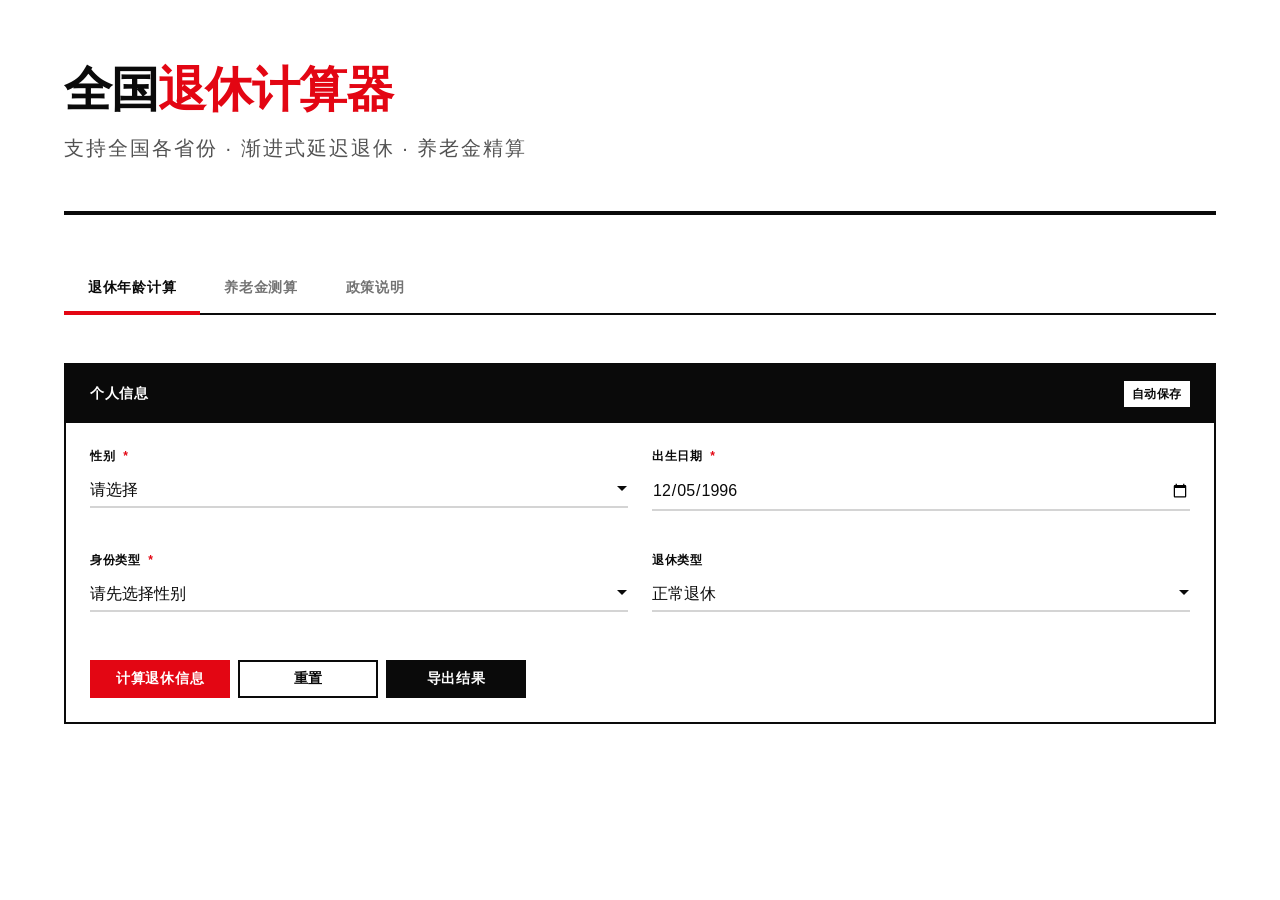
<file: src/index.html>
<!DOCTYPE html>
<html lang="zh-CN">
<head>
    <meta charset="UTF-8">
    <meta name="viewport" content="width=device-width, initial-scale=1.0, maximum-scale=5.0">
    <title>全国退休计算器 | 渐进式延迟退休</title>
    <link rel="preconnect" href="https://fonts.googleapis.com">
    <link rel="preconnect" href="https://fonts.gstatic.com" crossorigin>
    <link href="https://fonts.googleapis.com/css2?family=Roboto:wght@400;500;600;700&family=Noto+Sans+SC:wght@400;500;600;700&display=swap" rel="stylesheet">
    <link rel="stylesheet" href="styles.css">
</head>
<body>
    <div class="container">
        <div class="header">
            <h1>全国<span>退休计算器</span></h1>
            <p>支持全国各省份 · 渐进式延迟退休 · 养老金精算</p>
        </div>

        <div class="tabs" role="tablist" aria-label="主要功能">
            <button class="tab-btn active" onclick="switchTab('retirement')" role="tab" aria-selected="true" aria-controls="retirement">
                退休年龄计算
            </button>
            <button class="tab-btn" onclick="switchTab('pension')" role="tab" aria-selected="false" aria-controls="pension">
                养老金测算
            </button>
            <button class="tab-btn" onclick="switchTab('policy')" role="tab" aria-selected="false" aria-controls="policy">
                政策说明
            </button>
        </div>

        <!-- Tab 1: Retirement -->
        <div id="retirement" class="tab-content active" role="tabpanel">
            <div class="card">
                <div class="card-header">
                    <span>个人信息</span>
                    <span class="badge">自动保存</span>
                </div>
                <div class="card-body">
                    <div class="form-row">
                        <div class="form-group">
                            <label>性别 <span class="required">*</span></label>
                            <select id="gender" onchange="updateIdentityTypeOptions(); saveToLocal();" aria-required="true">
                                <option value="">请选择</option>
                                <option value="male">男性</option>
                                <option value="female">女性</option>
                            </select>
                        </div>
                        <div class="form-group">
                            <label>出生日期 <span class="required">*</span></label>
                            <input type="date" id="birthDate" onchange="saveToLocal();" aria-required="true">
                        </div>
                    </div>
                    <div class="form-row">
                        <div class="form-group">
                            <label>身份类型 <span class="required" id="identityTypeRequired">*</span></label>
                            <select id="identityType" onchange="saveToLocal();" aria-required="true">
                                <option value="">请先选择性别</option>
                            </select>
                        </div>
                        <div class="form-group">
                            <label>退休类型</label>
                            <select id="retirementType" onchange="saveToLocal();">
                                <option value="normal">正常退休</option>
                                <option value="special">特殊工种提前退休</option>
                                <option value="sick">因病/非因工致残提前退休</option>
                            </select>
                        </div>
                    </div>
                    <div class="form-row" id="specialJobRow" style="display: none;">
                        <div class="form-group">
                            <label>特殊工种类型</label>
                            <select id="specialJob" onchange="saveToLocal();">
                                <option value="heavy">从事繁重体力劳动（满10年）</option>
                                <option value="toxic">从事有毒有害工作（满8年）</option>
                                <option value="highaltitude">高空作业（满10年）</option>
                                <option value="underground">井下/高温作业（满9年）</option>
                            </select>
                        </div>
                        <div class="form-group">
                            <label>特殊工种工作年限</label>
                            <input type="number" id="specialJobYears" min="0" max="40" step="0.5" placeholder="例如：10" onchange="saveToLocal();">
                        </div>
                    </div>
                    <div class="form-row" id="sickRow" style="display: none;">
                        <div class="form-group">
                            <label>劳动能力鉴定</label>
                            <select id="disabilityLevel" onchange="saveToLocal();">
                                <option value="complete">完全丧失劳动能力</option>
                                <option value="partial">大部分丧失劳动能力</option>
                            </select>
                        </div>
                    </div>
                    <div class="btn-group">
                        <button class="btn btn-primary" onclick="calculateRetirement()">计算退休信息</button>
                        <button class="btn btn-secondary" onclick="resetRetirementForm()">重置</button>
                        <button class="btn btn-export" onclick="exportRetirementResult()">导出结果</button>
                    </div>
                </div>
            </div>

            <div id="retirementResults" class="results-card" aria-live="polite">
                <h3>计算结果</h3>
                <div class="result-grid">
                    <div class="result-item">
                        <div class="result-label">当前年龄</div>
                        <div class="result-value" id="currentAge">-</div>
                    </div>
                    <div class="result-item">
                        <div class="result-label">原法定退休年龄</div>
                        <div class="result-value" id="originalRetirementAge">-</div>
                    </div>
                    <div class="result-item">
                        <div class="result-label">原法定预计退休日期</div>
                        <div class="result-value" id="originalRetirementDate">-</div>
                    </div>
                    <div class="result-item">
                        <div class="result-label">延迟后退休年龄</div>
                        <div class="result-value highlight" id="delayedRetirementAge">-</div>
                    </div>
                    <div class="result-item">
                        <div class="result-label">预计退休日期</div>
                        <div class="result-value" id="retirementDate">-</div>
                    </div>
                    <div class="result-item">
                        <div class="result-label">距离退休还有</div>
                        <div class="result-value" id="yearsToRetirement">-</div>
                    </div>
                    <div class="result-item">
                        <div class="result-label">延迟月数</div>
                        <div class="result-value" id="delayMonths">-</div>
                    </div>
                </div>
                <div id="retirementInfo"></div>
            </div>
        </div>

        <!-- Tab 2: Pension -->
        <div id="pension" class="tab-content" role="tabpanel">
            <div class="card">
                <div class="card-header">
                    <span>社保缴费信息</span>
                    <span class="badge">自动保存</span>
                </div>
                <div class="card-body">
                    <div class="form-row">
                        <div class="form-group">
                            <label>所在省份 <span class="required">*</span></label>
                            <select id="pensionProvince" onchange="updatePensionBase(); saveToLocal();" aria-required="true">
                                <option value="">请选择省份</option>
                                <option value="beijing">北京市</option>
                                <option value="shanghai">上海市</option>
                                <option value="guangdong">广东省</option>
                                <option value="jiangsu">江苏省</option>
                                <option value="zhejiang">浙江省</option>
                                <option value="shandong">山东省</option>
                                <option value="other">其他省份</option>
                            </select>
                            <div class="input-hint" id="provinceHint"></div>
                        </div>
                        <div class="form-group">
                            <label>平均缴费基数（元/月）<span class="required">*</span></label>
                            <input type="number" id="avgBase" placeholder="例如：8000" min="0" onchange="validateBase(); saveToLocal();" aria-required="true">
                            <div class="input-hint" id="baseHint">选择省份后自动填充计发基数</div>
                        </div>
                    </div>
                    <div class="form-row">
                        <div class="form-group">
                            <label>缴费年限（年）<span class="required">*</span></label>
                            <input type="number" id="pensionYears" min="0" max="50" step="0.5" placeholder="例如：30" onchange="saveToLocal();" aria-required="true">
                            <div class="input-hint">可输入0.5的倍数（如15.5年）</div>
                        </div>
                        <div class="form-group">
                            <label>个人账户余额（元）<span class="required">*</span></label>
                            <input type="number" id="personalAccount" placeholder="例如：500000" min="0" onchange="saveToLocal();" aria-required="true">
                        </div>
                    </div>
                    <div class="form-row">
                        <div class="form-group">
                            <label>退休年龄（岁）</label>
                            <select id="retirementAgeForPension" onchange="saveToLocal();">
                                <option value="45">45岁（因病/特殊工种女性）</option>
                                <option value="50">50岁（女性工人）</option>
                                <option value="55">55岁（女性干部/特殊工种男性）</option>
                                <option value="58">58岁（延迟退休女性干部）</option>
                                <option value="60" selected>60岁（男性）</option>
                                <option value="63">63岁（延迟退休男性）</option>
                            </select>
                        </div>
                        <div class="form-group">
                            <div class="checkbox-group">
                                <input type="checkbox" id="hasTransitionPension" onchange="toggleTransitionOptions(); saveToLocal();">
                                <label for="hasTransitionPension" style="margin-bottom: 0;">我有视同缴费年限（1996年前参加工作）</label>
                            </div>
                        </div>
                    </div>
                    <div class="advanced-options" id="transitionOptions">
                        <div class="form-row">
                            <div class="form-group">
                                <label>视同缴费年限（年）</label>
                                <input type="number" id="deemedYears" min="0" max="30" step="0.5" placeholder="1996年前的工龄" onchange="saveToLocal();">
                            </div>
                            <div class="form-group">
                                <label>平均缴费指数</label>
                                <input type="number" id="avgIndex" min="0.6" max="3.0" step="0.1" value="1.0" placeholder="通常为0.6-3.0" onchange="saveToLocal();">
                                <div class="input-hint">历年缴费基数/社平工资的平均比值</div>
                            </div>
                        </div>
                        <div class="info-box" style="margin-top: 12px;">
                            <strong>过渡性养老金</strong> = 全省上年度职工月平均工资 × 平均缴费指数 × 视同缴费年限 × 1.3%
                        </div>
                    </div>
                    <div class="toggle-advanced" onclick="toggleAdvancedOptions()">
                        <span id="advancedToggleText">显示高级选项 ▼</span>
                    </div>
                    <div class="advanced-options" id="advancedOptions">
                        <div class="form-row">
                            <div class="form-group">
                                <label>预期寿命（岁）</label>
                                <input type="number" id="lifeExpectancy" value="80" min="60" max="120" onchange="saveToLocal();">
                            </div>
                            <div class="form-group">
                                <label>养老金年度调整率（%）</label>
                                <input type="number" id="pensionGrowthRate" value="3" min="0" max="10" step="0.5" onchange="saveToLocal();">
                                <div class="input-hint">用于预测未来养老金增长，近年约3-5%</div>
                            </div>
                        </div>
                    </div>
                    <div class="formula-box">
                        <strong>计算公式：</strong><br>
                        基础养老金 = (全省上年度职工月平均工资 + 本人指数化月平均缴费工资) ÷ 2 × 缴费年限 × 1%<br>
                        个人账户养老金 = 个人账户储存额 ÷ 计发月数（60岁139个月，55岁170个月，50岁195个月）<br>
                        过渡性养老金 = 全省上年度职工月平均工资 × 平均缴费指数 × 视同缴费年限 × 1.3%
                    </div>
                    <div class="btn-group">
                        <button class="btn btn-primary" onclick="calculatePension()">计算养老金</button>
                        <button class="btn btn-secondary" onclick="resetPensionForm()">重置</button>
                        <button class="btn btn-export" onclick="exportPensionResult()">导出结果</button>
                    </div>
                </div>
            </div>

            <div id="pensionResults" class="results-card" aria-live="polite">
                <h3>养老金测算结果</h3>
                <div class="result-grid">
                    <div class="result-item">
                        <div class="result-label">基础养老金（月）</div>
                        <div class="result-value" id="basicPension">-</div>
                    </div>
                    <div class="result-item">
                        <div class="result-label">个人账户养老金（月）</div>
                        <div class="result-value" id="personalPension">-</div>
                    </div>
                    <div class="result-item" id="transitionPensionItem" style="display: none;">
                        <div class="result-label">过渡性养老金（月）</div>
                        <div class="result-value" id="transitionPension">-</div>
                    </div>
                    <div class="result-item">
                        <div class="result-label">月养老金合计</div>
                        <div class="result-value highlight" id="totalMonthlyPension">-</div>
                    </div>
                    <div class="result-item">
                        <div class="result-label">年养老金合计</div>
                        <div class="result-value" id="totalYearlyPension">-</div>
                    </div>
                    <div class="result-item">
                        <div class="result-label">养老金替代率</div>
                        <div class="result-value" id="replacementRate">-</div>
                    </div>
                </div>
                <div id="pensionProjection"></div>
                <div id="pensionInfo"></div>
            </div>
        </div>

        <!-- Tab 3: Policy -->
        <div id="policy" class="tab-content" role="tabpanel">
            <div class="card">
                <div class="card-header">渐进式延迟退休政策（2025年起实施）</div>
                <div class="card-body">
                    <div class="info-box">
                        <strong>政策要点：</strong><br>
                        男性：从60岁逐步延迟到63岁，每4个月延迟1个月（1965年1月至1976年12月）<br>
                        女性干部：从55岁逐步延迟到58岁，每4个月延迟1个月（1970年1月至1981年12月）<br>
                        女性工人：从50岁逐步延迟到55岁，每2个月延迟1个月（1975年1月至1985年12月）<br>
                        实施周期：15年（2025年-2040年）
                    </div>
                    <h3 style="margin: 24px 0 16px; color: var(--on-surface); font-size: 18px; font-weight: 500;">各省份养老金计发基数参考（2024年）</h3>
                    <table class="reference-table">
                        <thead>
                            <tr><th>省份/城市</th><th>养老金计发基数（元/月）</th><th>缴费上限（元）</th><th>缴费下限（元）</th></tr>
                        </thead>
                        <tbody>
                            <tr><td>北京市</td><td>11,297</td><td>33,891</td><td>6,782</td></tr>
                            <tr><td>上海市</td><td>12,183</td><td>36,549</td><td>7,310</td></tr>
                            <tr><td>广东省</td><td>9,147</td><td>26,421</td><td>4,528</td></tr>
                            <tr><td>江苏省</td><td>8,873</td><td>24,396</td><td>4,494</td></tr>
                            <tr><td>浙江省</td><td>8,922</td><td>24,060</td><td>4,812</td></tr>
                            <tr><td>山东省</td><td>7,060</td><td>21,207</td><td>4,242</td></tr>
                        </tbody>
                    </table>
                    <h3 style="margin: 24px 0 16px; color: var(--on-surface); font-size: 18px; font-weight: 500;">特殊工种提前退休</h3>
                    <div class="warning-box">
                        符合以下条件可申请提前退休：<br>
                        从事高空、高温、井下、特别繁重体力劳动或有毒有害工作<br>
                        特殊工种工作年限满8-10年（井下/高温满9年，有毒有害满8年，特繁重体力满10年）<br>
                        男性满55周岁，女性满45周岁
                    </div>
                    <h3 style="margin: 24px 0 16px; color: var(--on-surface); font-size: 18px; font-weight: 500;">因病/非因工致残提前退休</h3>
                    <div class="warning-box">
                        符合以下条件可申请提前退休：<br>
                        因病或非因工致残，经劳动能力鉴定委员会鉴定为完全丧失劳动能力<br>
                        男性满50周岁，女性满45周岁<br>
                        养老保险累计缴费满15年
                    </div>
                    <h3 style="margin: 24px 0 16px; color: var(--on-surface); font-size: 18px; font-weight: 500;">养老金领取条件</h3>
                    <div class="success-box">
                        必须同时满足以下两个条件：<br>
                        达到法定退休年龄<br>
                        养老保险累计缴费满15年
                    </div>
                </div>
            </div>
        </div>
    </div>

    <script src="app.js"></script>
</body>
</html>
</file>
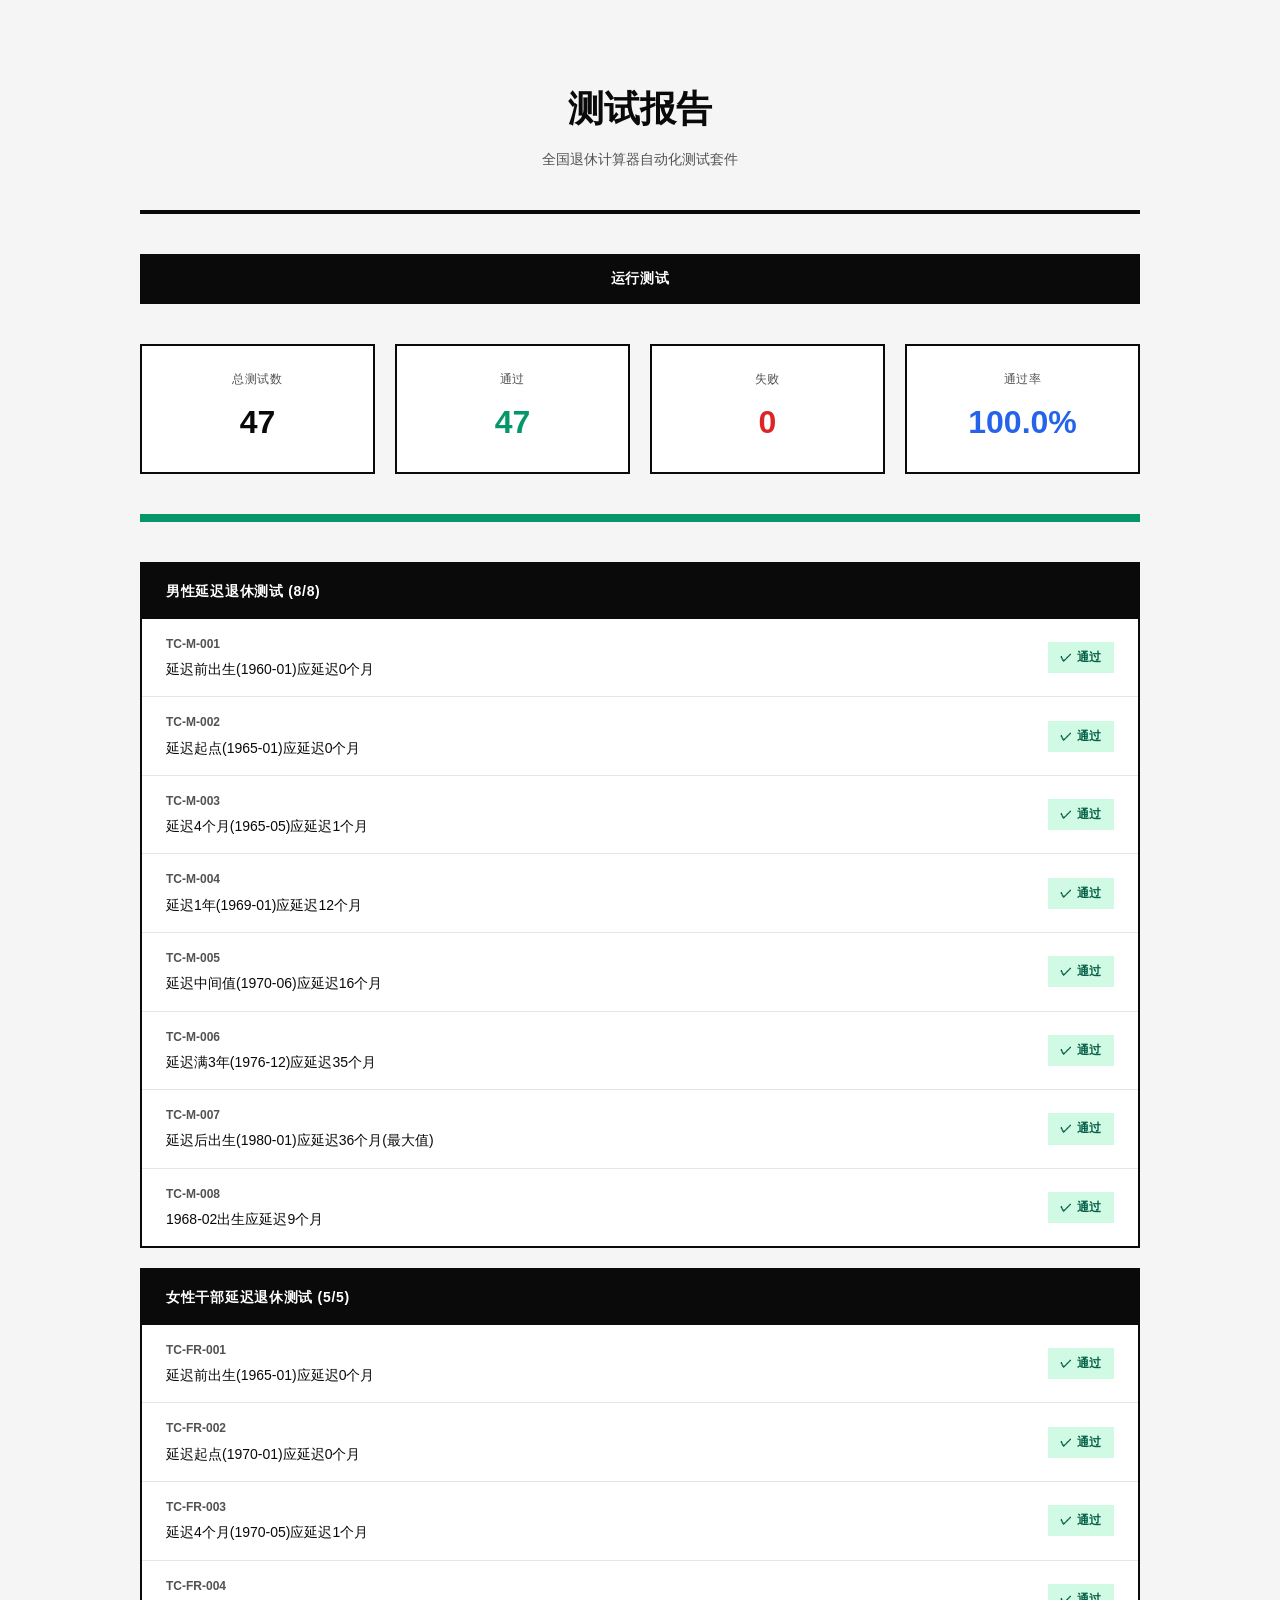
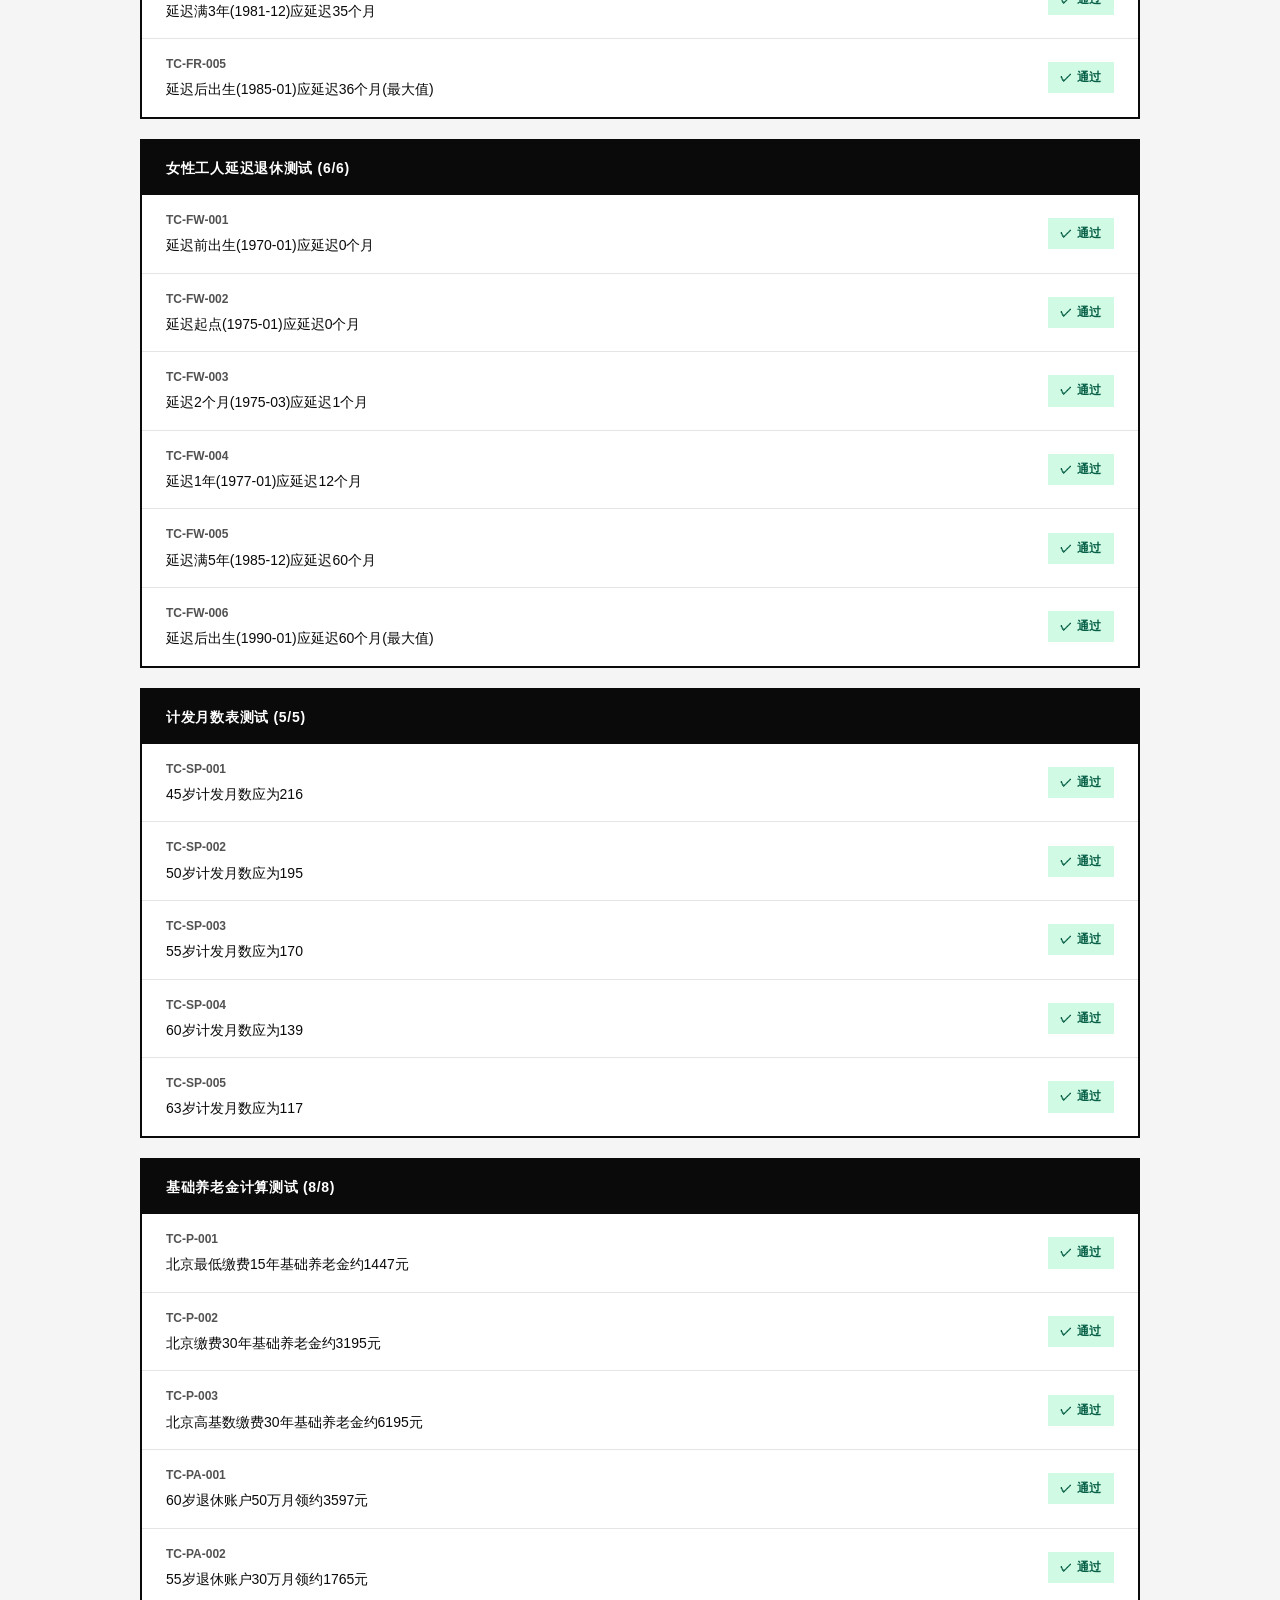
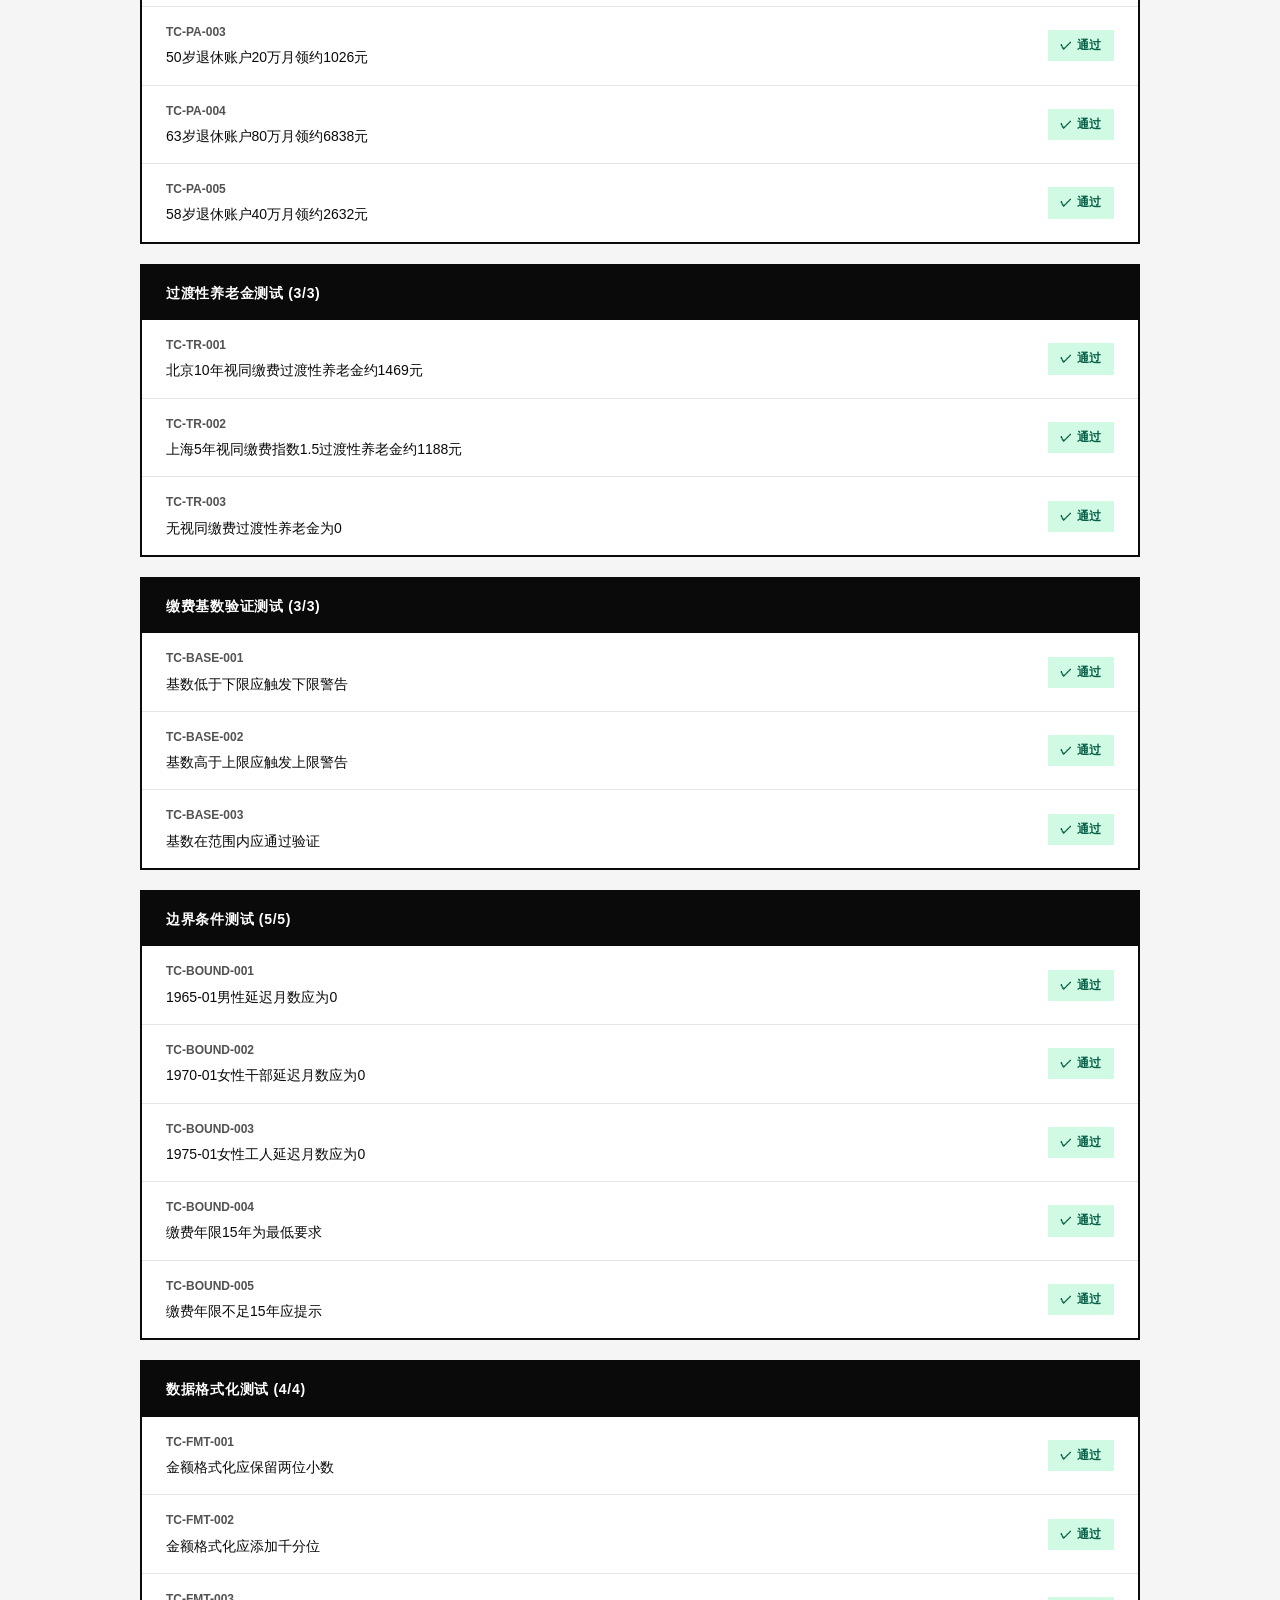
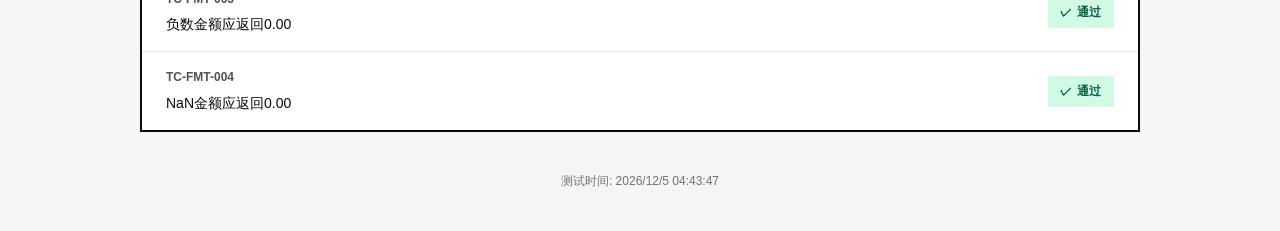
<file: src/test.html>
<!DOCTYPE html>
<html lang="zh-CN">
<head>
    <meta charset="UTF-8">
    <meta name="viewport" content="width=device-width, initial-scale=1.0">
    <title>退休计算器测试报告</title>
    <style>
        * {
            margin: 0;
            padding: 0;
            box-sizing: border-box;
        }

        body {
            font-family: 'Inter', -apple-system, BlinkMacSystemFont, sans-serif;
            background: #f5f5f5;
            color: #0a0a0a;
            line-height: 1.6;
            padding: 40px 20px;
        }

        .container {
            max-width: 1000px;
            margin: 0 auto;
        }

        .header {
            text-align: center;
            padding: 40px 0;
            border-bottom: 4px solid #0a0a0a;
            margin-bottom: 40px;
        }

        .header h1 {
            font-size: 36px;
            font-weight: 700;
            text-transform: uppercase;
            margin-bottom: 10px;
        }

        .header p {
            color: #525252;
            font-size: 14px;
        }

        .summary {
            display: grid;
            grid-template-columns: repeat(4, 1fr);
            gap: 20px;
            margin-bottom: 40px;
        }

        .summary-card {
            background: white;
            border: 2px solid #0a0a0a;
            padding: 24px;
            text-align: center;
        }

        .summary-card .label {
            font-size: 12px;
            text-transform: uppercase;
            letter-spacing: 0.05em;
            color: #525252;
            margin-bottom: 8px;
        }

        .summary-card .value {
            font-size: 32px;
            font-weight: 700;
        }

        .summary-card.pass .value { color: #059669; }
        .summary-card.fail .value { color: #dc2626; }
        .summary-card.total .value { color: #0a0a0a; }
        .summary-card.rate .value { color: #2563eb; }

        .section {
            background: white;
            border: 2px solid #0a0a0a;
            margin-bottom: 20px;
        }

        .section-header {
            background: #0a0a0a;
            color: white;
            padding: 16px 24px;
            font-size: 14px;
            font-weight: 700;
            text-transform: uppercase;
            letter-spacing: 0.05em;
        }

        .test-list {
            padding: 0;
        }

        .test-item {
            padding: 16px 24px;
            border-bottom: 1px solid #e5e5e5;
            display: flex;
            justify-content: space-between;
            align-items: center;
        }

        .test-item:last-child {
            border-bottom: none;
        }

        .test-item:hover {
            background: #f9fafb;
        }

        .test-info {
            flex: 1;
        }

        .test-id {
            font-size: 12px;
            font-weight: 700;
            color: #525252;
            margin-bottom: 4px;
        }

        .test-desc {
            font-size: 14px;
            color: #0a0a0a;
        }

        .test-status {
            padding: 6px 12px;
            font-size: 12px;
            font-weight: 700;
            text-transform: uppercase;
            letter-spacing: 0.05em;
        }

        .test-status.pass {
            background: #d1fae5;
            color: #065f46;
        }

        .test-status.fail {
            background: #fee2e2;
            color: #991b1b;
        }

        .test-status.error {
            background: #fef3c7;
            color: #92400e;
        }

        .progress-bar {
            height: 8px;
            background: #e5e5e5;
            margin: 40px 0;
            position: relative;
        }

        .progress-fill {
            height: 100%;
            background: #059669;
            transition: width 0.5s ease;
        }

        .run-button {
            display: block;
            width: 100%;
            padding: 16px;
            background: #0a0a0a;
            color: white;
            border: none;
            font-size: 14px;
            font-weight: 700;
            text-transform: uppercase;
            letter-spacing: 0.05em;
            cursor: pointer;
            margin-bottom: 40px;
        }

        .run-button:hover {
            background: #262626;
        }

        .timestamp {
            text-align: center;
            color: #737373;
            font-size: 12px;
            margin-top: 40px;
        }

        @media (max-width: 768px) {
            .summary {
                grid-template-columns: repeat(2, 1fr);
            }
        }
    </style>
</head>
<body>
    <div class="container">
        <div class="header">
            <h1>测试报告</h1>
            <p>全国退休计算器自动化测试套件</p>
        </div>

        <button class="run-button" onclick="runTests()">运行测试</button>

        <div class="summary" id="summary" style="display: none;">
            <div class="summary-card total">
                <div class="label">总测试数</div>
                <div class="value" id="totalCount">-</div>
            </div>
            <div class="summary-card pass">
                <div class="label">通过</div>
                <div class="value" id="passCount">-</div>
            </div>
            <div class="summary-card fail">
                <div class="label">失败</div>
                <div class="value" id="failCount">-</div>
            </div>
            <div class="summary-card rate">
                <div class="label">通过率</div>
                <div class="value" id="passRate">-</div>
            </div>
        </div>

        <div class="progress-bar" id="progressBar" style="display: none;">
            <div class="progress-fill" id="progressFill" style="width: 0%"></div>
        </div>

        <div id="testResults"></div>

        <div class="timestamp" id="timestamp"></div>
    </div>

    <script src="test.js"></script>
    <script>
        function runTests() {
            const results = runAllTests();

            // 显示汇总
            document.getElementById('summary').style.display = 'grid';
            document.getElementById('totalCount').textContent = results.total;
            document.getElementById('passCount').textContent = results.passed;
            document.getElementById('failCount').textContent = results.failed;
            document.getElementById('passRate').textContent = results.passRate + '%';

            // 进度条
            document.getElementById('progressBar').style.display = 'block';
            document.getElementById('progressFill').style.width = results.passRate + '%';
            if (results.failed > 0) {
                document.getElementById('progressFill').style.background = '#dc2626';
            } else {
                document.getElementById('progressFill').style.background = '#059669';
            }

            // 按类别分组显示结果
            const container = document.getElementById('testResults');
            container.innerHTML = '';

            const categories = {
                'TC-M': '男性延迟退休测试',
                'TC-FR': '女性干部延迟退休测试',
                'TC-FW': '女性工人延迟退休测试',
                'TC-SP': '计发月数表测试',
                'TC-P': '基础养老金计算测试',
                'TC-PA': '个人账户养老金测试',
                'TC-TR': '过渡性养老金测试',
                'TC-BASE': '缴费基数验证测试',
                'TC-BOUND': '边界条件测试',
                'TC-FMT': '数据格式化测试'
            };

            const grouped = {};
            results.results.forEach(r => {
                const prefix = Object.keys(categories).find(k => r.id.startsWith(k));
                const category = categories[prefix] || '其他测试';
                if (!grouped[category]) grouped[category] = [];
                grouped[category].push(r);
            });

            Object.entries(grouped).forEach(([category, tests]) => {
                const section = document.createElement('div');
                section.className = 'section';

                const header = document.createElement('div');
                header.className = 'section-header';
                const passCount = tests.filter(t => t.status === 'PASS').length;
                header.textContent = `${category} (${passCount}/${tests.length})`;
                section.appendChild(header);

                const list = document.createElement('div');
                list.className = 'test-list';

                tests.forEach(test => {
                    const item = document.createElement('div');
                    item.className = 'test-item';

                    const info = document.createElement('div');
                    info.className = 'test-info';
                    info.innerHTML = `
                        <div class="test-id">${test.id}</div>
                        <div class="test-desc">${test.description}</div>
                    `;

                    const status = document.createElement('span');
                    status.className = `test-status ${test.status.toLowerCase()}`;
                    status.textContent = test.status === 'PASS' ? '✓ 通过' :
                                        test.status === 'FAIL' ? '✗ 失败' : '⚠ 错误';

                    item.appendChild(info);
                    item.appendChild(status);
                    list.appendChild(item);
                });

                section.appendChild(list);
                container.appendChild(section);
            });

            document.getElementById('timestamp').textContent = '测试时间: ' + new Date().toLocaleString('zh-CN');
        }

        // 页面加载完成后自动运行测试
        window.onload = runTests;
    </script>
</body>
</html>
</file>
<file: src/styles.css>
/* ==================== Swiss Style / International Typographic Style ==================== */
/* 核心原则：网格系统、功能优先、客观性、无衬线字体 */

:root {
    /* Swiss Color Palette - 极简 + 高对比 */
    --swiss-black: #0a0a0a;
    --swiss-white: #ffffff;
    --swiss-gray-100: #f5f5f5;
    --swiss-gray-200: #e5e5e5;
    --swiss-gray-300: #d4d4d4;
    --swiss-gray-400: #a3a3a3;
    --swiss-gray-500: #737373;
    --swiss-gray-600: #525252;
    --swiss-gray-700: #404040;
    --swiss-gray-800: #262626;
    --swiss-gray-900: #171717;

    /* 单一强调色 - 瑞士红 */
    --swiss-accent: #e30613;
    --swiss-accent-dark: #b8050f;

    /* 备用强调色（可选） */
    /* --swiss-accent: #0066cc;  瑞士蓝 */
    /* --swiss-accent: #ff6b00;  活力橙 */

    /* Grid System - 8px baseline */
    --grid-unit: 8px;
    --space-1: 8px;
    --space-2: 16px;
    --space-3: 24px;
    --space-4: 32px;
    --space-5: 40px;
    --space-6: 48px;
    --space-8: 64px;
    --space-10: 80px;
    --space-12: 96px;

    /* Typography Scale - 基于 1.25 比例 */
    --text-xs: 12px;
    --text-sm: 14px;
    --text-base: 16px;
    --text-lg: 20px;
    --text-xl: 25px;
    --text-2xl: 31px;
    --text-3xl: 39px;
    --text-4xl: 48px;

    /* Line Heights */
    --leading-tight: 1.1;
    --leading-snug: 1.25;
    --leading-normal: 1.5;

    /* Font Weights - Swiss Style 只用 Regular 和 Bold */
    --font-normal: 400;
    --font-bold: 700;

    /* Borders */
    --border-thin: 1px;
    --border-thick: 2px;
    --border-heavy: 4px;

    /* Transitions - 快速直接 */
    --transition-fast: 100ms ease;
    --transition-base: 150ms ease;
}

/* ==================== Reset & Base ==================== */
*, *::before, *::after {
    margin: 0;
    padding: 0;
    box-sizing: border-box;
}

html {
    font-size: 16px;
    -webkit-font-smoothing: antialiased;
    -moz-osx-font-smoothing: grayscale;
}

body {
    font-family: 'Inter', 'Helvetica Neue', Arial, sans-serif;
    background: var(--swiss-white);
    color: var(--swiss-black);
    line-height: var(--leading-normal);
    font-weight: var(--font-normal);
}

/* ==================== Swiss Grid Layout ==================== */
.container {
    max-width: 1200px;
    margin: 0 auto;
    padding: 0 var(--space-3);
    display: grid;
    grid-template-columns: repeat(12, 1fr);
    gap: var(--space-2);
}

/* ==================== Header - 大胆排版 ==================== */
.header {
    grid-column: 1 / -1;
    padding: var(--space-8) 0 var(--space-6);
    margin-bottom: var(--space-4);
    border-bottom: var(--border-heavy) solid var(--swiss-black);
}

.header h1 {
    font-size: var(--text-4xl);
    font-weight: var(--font-bold);
    line-height: var(--leading-tight);
    letter-spacing: -0.02em;
    text-transform: uppercase;
    color: var(--swiss-black);
    margin-bottom: var(--space-2);
}

.header h1 span {
    color: var(--swiss-accent);
}

.header p {
    font-size: var(--text-lg);
    color: var(--swiss-gray-600);
    font-weight: var(--font-normal);
    text-transform: uppercase;
    letter-spacing: 0.1em;
}

/* ==================== Navigation - 清晰分割 ==================== */
.tabs {
    grid-column: 1 / -1;
    display: flex;
    margin-bottom: var(--space-4);
    border-bottom: var(--border-thick) solid var(--swiss-black);
}

.tab-btn {
    padding: var(--space-2) var(--space-3);
    border: none;
    background: transparent;
    color: var(--swiss-gray-500);
    font-weight: var(--font-bold);
    font-size: var(--text-sm);
    cursor: pointer;
    text-transform: uppercase;
    letter-spacing: 0.05em;
    position: relative;
    transition: color var(--transition-fast);
}

.tab-btn:hover {
    color: var(--swiss-gray-800);
}

.tab-btn.active {
    color: var(--swiss-black);
}

.tab-btn.active::after {
    content: '';
    position: absolute;
    bottom: -2px;
    left: 0;
    right: 0;
    height: 4px;
    background: var(--swiss-accent);
}

/* ==================== Cards - 网格边界 ==================== */
.card {
    grid-column: 1 / -1;
    background: var(--swiss-white);
    border: var(--border-thick) solid var(--swiss-black);
    margin-bottom: var(--space-3);
}

.card-header {
    background: var(--swiss-black);
    color: var(--swiss-white);
    padding: var(--space-2) var(--space-3);
    font-size: var(--text-sm);
    font-weight: var(--font-bold);
    text-transform: uppercase;
    letter-spacing: 0.05em;
    display: flex;
    justify-content: space-between;
    align-items: center;
}

.card-header .badge {
    font-size: var(--text-xs);
    font-weight: var(--font-bold);
    padding: 4px 8px;
    background: var(--swiss-white);
    color: var(--swiss-black);
    text-transform: uppercase;
    letter-spacing: 0.05em;
}

.card-body {
    padding: var(--space-3);
}

/* ==================== Forms - 功能优先 ==================== */
.form-row {
    display: grid;
    grid-template-columns: repeat(auto-fit, minmax(280px, 1fr));
    gap: var(--space-3);
    margin-bottom: var(--space-3);
}

.form-group {
    margin-bottom: var(--space-2);
}

label {
    display: block;
    margin-bottom: var(--space-1);
    color: var(--swiss-black);
    font-weight: var(--font-bold);
    font-size: var(--text-xs);
    text-transform: uppercase;
    letter-spacing: 0.05em;
}

label .required {
    color: var(--swiss-accent);
    margin-left: 4px;
}

label .hint {
    color: var(--swiss-gray-500);
    font-weight: var(--font-normal);
    text-transform: none;
    margin-left: var(--space-1);
}

/* Inputs - 硬朗线条 */
input, select {
    width: 100%;
    padding: var(--space-1) 0;
    background: transparent;
    border: none;
    border-bottom: var(--border-thick) solid var(--swiss-gray-300);
    border-radius: 0;
    font-size: var(--text-base);
    color: var(--swiss-black);
    font-family: inherit;
    transition: border-color var(--transition-fast);
}

input:hover, select:hover {
    border-color: var(--swiss-gray-500);
}

input:focus, select:focus {
    outline: none;
    border-color: var(--swiss-accent);
    border-bottom-width: 3px;
}

input::placeholder {
    color: var(--swiss-gray-400);
}

select {
    cursor: pointer;
    appearance: none;
    background-image: url("data:image/svg+xml,%3Csvg xmlns='http://www.w3.org/2000/svg' width='12' height='12' viewBox='0 0 12 12'%3E%3Cpath fill='%230a0a0a' d='M6 8L1 3h10z'/%3E%3C/svg%3E");
    background-repeat: no-repeat;
    background-position: right 0 center;
    padding-right: var(--space-2);
}

/* Input Hints */
.input-hint {
    font-size: var(--text-xs);
    color: var(--swiss-gray-500);
    margin-top: 4px;
    min-height: 16px;
}

.input-hint.error {
    color: var(--swiss-accent);
    font-weight: var(--font-bold);
}

.input-hint.success {
    color: var(--swiss-black);
}

/* Checkbox Group */
.checkbox-group {
    display: flex;
    align-items: center;
    gap: var(--space-1);
    padding: var(--space-1) 0;
    min-height: 48px;
}

.checkbox-group input[type="checkbox"] {
    width: 16px;
    height: 16px;
    cursor: pointer;
    accent-color: var(--swiss-accent);
    border: var(--border-thick) solid var(--swiss-black);
}

.checkbox-group label {
    margin-bottom: 0;
    cursor: pointer;
    font-weight: var(--font-normal);
    text-transform: none;
    font-size: var(--text-base);
}

/* ==================== Buttons - 硬朗几何 ==================== */
.btn-group {
    display: flex;
    gap: var(--space-1);
    margin-top: var(--space-4);
    flex-wrap: wrap;
}

.btn {
    padding: var(--space-1) var(--space-3);
    border: var(--border-thick) solid var(--swiss-black);
    border-radius: 0;
    font-size: var(--text-sm);
    font-weight: var(--font-bold);
    cursor: pointer;
    transition: all var(--transition-fast);
    font-family: inherit;
    text-transform: uppercase;
    letter-spacing: 0.05em;
    min-width: 140px;
}

.btn:hover {
    transform: translate(-2px, -2px);
    box-shadow: 4px 4px 0 var(--swiss-black);
}

.btn:active {
    transform: translate(0, 0);
    box-shadow: none;
}

.btn-primary {
    background: var(--swiss-accent);
    color: var(--swiss-white);
    border-color: var(--swiss-accent);
}

.btn-primary:hover {
    background: var(--swiss-accent-dark);
    border-color: var(--swiss-accent-dark);
    box-shadow: 4px 4px 0 var(--swiss-black);
}

.btn-secondary {
    background: var(--swiss-white);
    color: var(--swiss-black);
}

.btn-secondary:hover {
    background: var(--swiss-gray-100);
}

.btn-export {
    background: var(--swiss-black);
    color: var(--swiss-white);
}

.btn-export:hover {
    background: var(--swiss-gray-800);
}

/* ==================== Results Card ==================== */
.results-card {
    grid-column: 1 / -1;
    background: var(--swiss-white);
    border: var(--border-thick) solid var(--swiss-black);
    padding: var(--space-3);
    margin-top: var(--space-4);
    display: none;
}

.results-card.show {
    display: block;
}

.results-card h3 {
    font-size: var(--text-xl);
    font-weight: var(--font-bold);
    margin-bottom: var(--space-3);
    text-transform: uppercase;
    letter-spacing: 0.02em;
    color: var(--swiss-black);
}

.result-grid {
    display: grid;
    grid-template-columns: repeat(auto-fit, minmax(200px, 1fr));
    gap: var(--space-2);
}

.result-item {
    padding: var(--space-2);
    border-left: var(--border-heavy) solid var(--swiss-gray-300);
    transition: border-color var(--transition-fast);
}

.result-item:hover {
    border-left-color: var(--swiss-accent);
}

.result-label {
    color: var(--swiss-gray-600);
    font-size: var(--text-xs);
    margin-bottom: 4px;
    text-transform: uppercase;
    letter-spacing: 0.05em;
    font-weight: var(--font-bold);
}

.result-value {
    color: var(--swiss-black);
    font-size: var(--text-2xl);
    font-weight: var(--font-bold);
    line-height: var(--leading-tight);
}

.result-value.highlight {
    color: var(--swiss-accent);
    font-size: var(--text-3xl);
}

/* 计发月数提示 - 小字显示 */
.pension-months-hint {
    font-size: var(--text-sm);
    color: var(--swiss-gray-500);
    font-weight: var(--font-normal);
    margin-left: 4px;
}

/* ==================== Info Boxes - 清晰分层 ==================== */
.info-box, .warning-box, .success-box, .error-box {
    padding: var(--space-2);
    margin-top: var(--space-3);
    font-size: var(--text-base);
    line-height: var(--leading-normal);
    border-left: var(--border-heavy) solid;
    background: var(--swiss-gray-100);
}

.info-box {
    border-color: var(--swiss-black);
    background: var(--swiss-gray-100);
}

.warning-box {
    border-color: var(--swiss-accent);
    background: var(--swiss-white);
}

.success-box {
    border-color: var(--swiss-black);
    background: var(--swiss-gray-100);
}

.error-box {
    border-color: var(--swiss-accent);
    background: var(--swiss-white);
    color: var(--swiss-accent);
}

/* ==================== Formula Box ==================== */
.formula-box {
    background: var(--swiss-gray-100);
    border: var(--border-thin) solid var(--swiss-gray-300);
    padding: var(--space-2);
    margin-top: var(--space-3);
    font-family: 'SF Mono', 'Courier New', monospace;
    font-size: var(--text-sm);
    line-height: 1.8;
    color: var(--swiss-gray-700);
}

.formula-box strong {
    color: var(--swiss-black);
    font-weight: var(--font-bold);
}

/* ==================== Data Table - 极简网格 ==================== */
.reference-table {
    width: 100%;
    border-collapse: collapse;
    margin-top: var(--space-3);
    font-size: var(--text-sm);
    border-top: var(--border-thick) solid var(--swiss-black);
    border-bottom: var(--border-thick) solid var(--swiss-black);
}

.reference-table th, .reference-table td {
    padding: var(--space-1) var(--space-2);
    text-align: left;
    border-bottom: var(--border-thin) solid var(--swiss-gray-300);
}

.reference-table th {
    font-weight: var(--font-bold);
    color: var(--swiss-black);
    text-transform: uppercase;
    font-size: var(--text-xs);
    letter-spacing: 0.05em;
    border-bottom: var(--border-thick) solid var(--swiss-black);
}

.reference-table tr:last-child td {
    border-bottom: none;
}

.reference-table tr:hover td {
    background: var(--swiss-gray-100);
}

/* ==================== Advanced Options ==================== */
.toggle-advanced {
    color: var(--swiss-black);
    cursor: pointer;
    font-size: var(--text-sm);
    margin-top: var(--space-3);
    display: inline-flex;
    align-items: center;
    gap: var(--space-1);
    font-weight: var(--font-bold);
    text-transform: uppercase;
    letter-spacing: 0.05em;
    padding: var(--space-1) 0;
    border-bottom: var(--border-thick) solid transparent;
    transition: border-color var(--transition-fast);
}

.toggle-advanced:hover {
    border-bottom-color: var(--swiss-accent);
}

.advanced-options {
    background: var(--swiss-gray-100);
    border-left: var(--border-heavy) solid var(--swiss-black);
    padding: var(--space-2) var(--space-3);
    margin-top: var(--space-2);
    display: none;
}

.advanced-options.show {
    display: block;
}

/* ==================== Tab Content ==================== */
.tab-content {
    grid-column: 1 / -1;
    display: none;
}

.tab-content.active {
    display: block;
}

/* ==================== Responsive ==================== */
@media (max-width: 768px) {
    .container {
        padding: 0 var(--space-2);
    }

    .header {
        padding: var(--space-6) 0 var(--space-4);
    }

    .header h1 {
        font-size: var(--text-3xl);
    }

    .card-body {
        padding: var(--space-2);
    }

    .form-row {
        grid-template-columns: 1fr;
        gap: var(--space-2);
    }

    .result-grid {
        grid-template-columns: repeat(2, 1fr);
    }

    .result-value {
        font-size: var(--text-xl);
    }

    .result-value.highlight {
        font-size: var(--text-2xl);
    }

    .pension-months-hint {
        font-size: var(--text-xs);
    }

    .btn-group {
        flex-direction: column;
    }

    .btn {
        width: 100%;
    }

    .tabs {
        flex-wrap: wrap;
    }

    .tab-btn {
        font-size: var(--text-xs);
        padding: var(--space-1);
    }
}

/* ==================== Print Styles ==================== */
@media print {
    body {
        background: white;
        color: black;
    }

    .tabs, .btn-group, .toggle-advanced, .header p {
        display: none !important;
    }

    .results-card {
        display: block !important;
        page-break-inside: avoid;
        background: white;
        border: 2px solid black;
    }

    .card {
        background: white;
        border: 2px solid black;
        page-break-inside: avoid;
    }

    .card-header {
        background: black !important;
        color: white !important;
    }

    .result-value.highlight {
        color: var(--swiss-accent);
    }
}

/* ==================== Reduced Motion ==================== */
@media (prefers-reduced-motion: reduce) {
    *, *::before, *::after {
        transition-duration: 0.01ms !important;
    }

    .btn:hover {
        transform: none;
        box-shadow: none;
    }
}

/* ==================== Focus States ==================== */
*:focus-visible {
    outline: var(--border-heavy) solid var(--swiss-accent);
    outline-offset: 2px;
}

button:focus-visible,
input:focus-visible,
select:focus-visible {
    outline: none;
}
</file>
